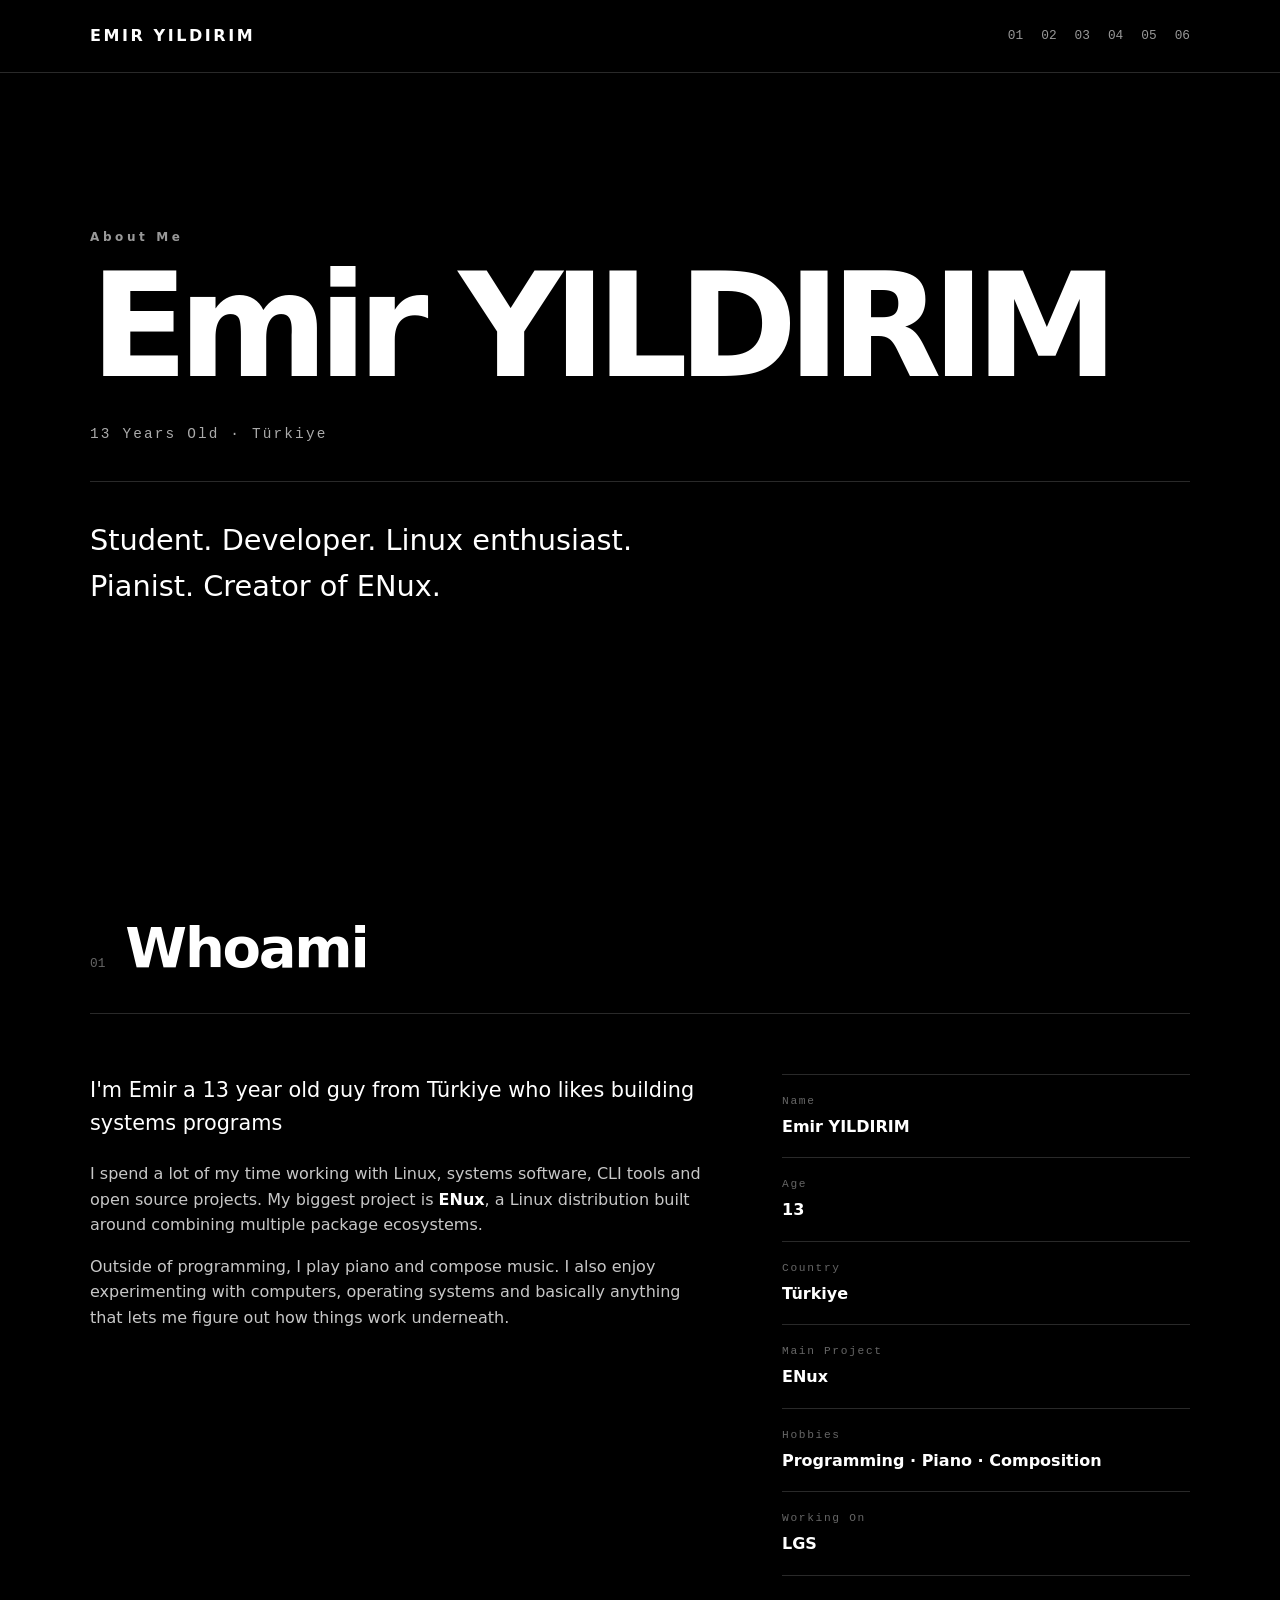
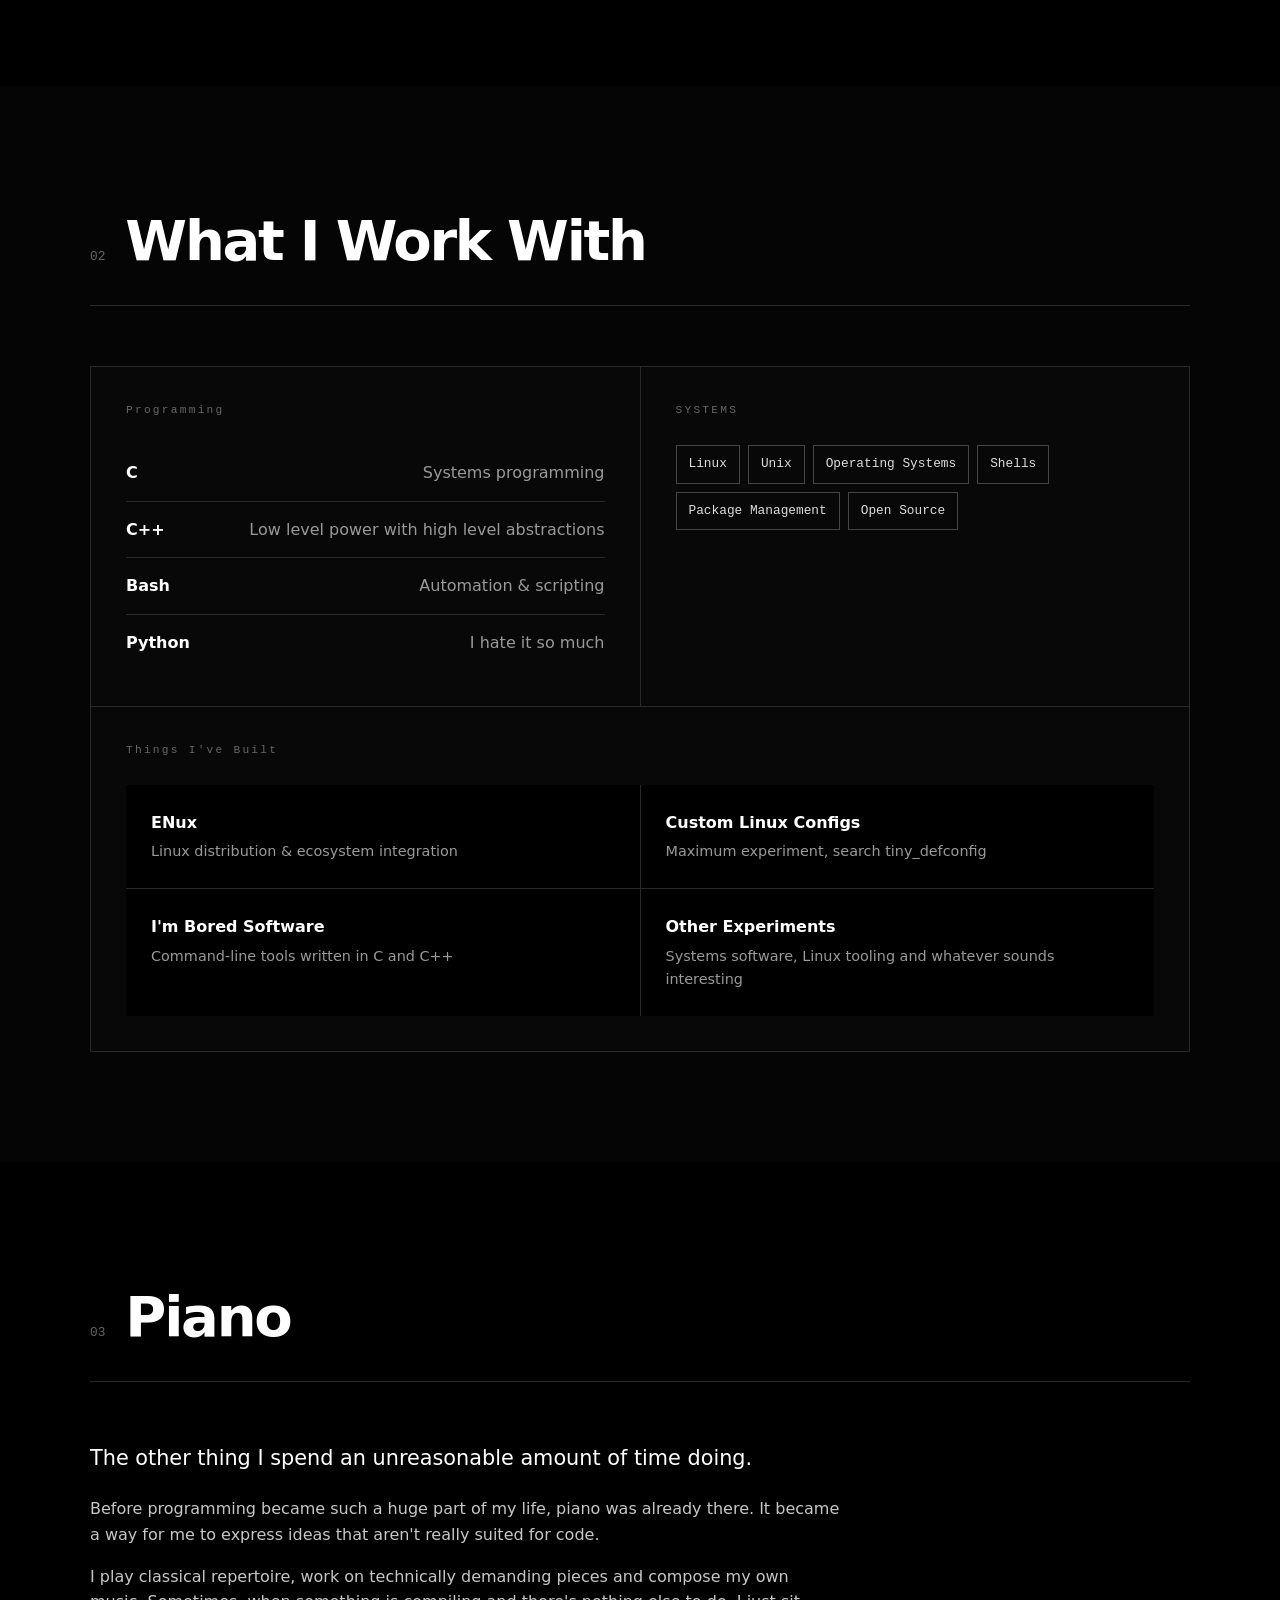
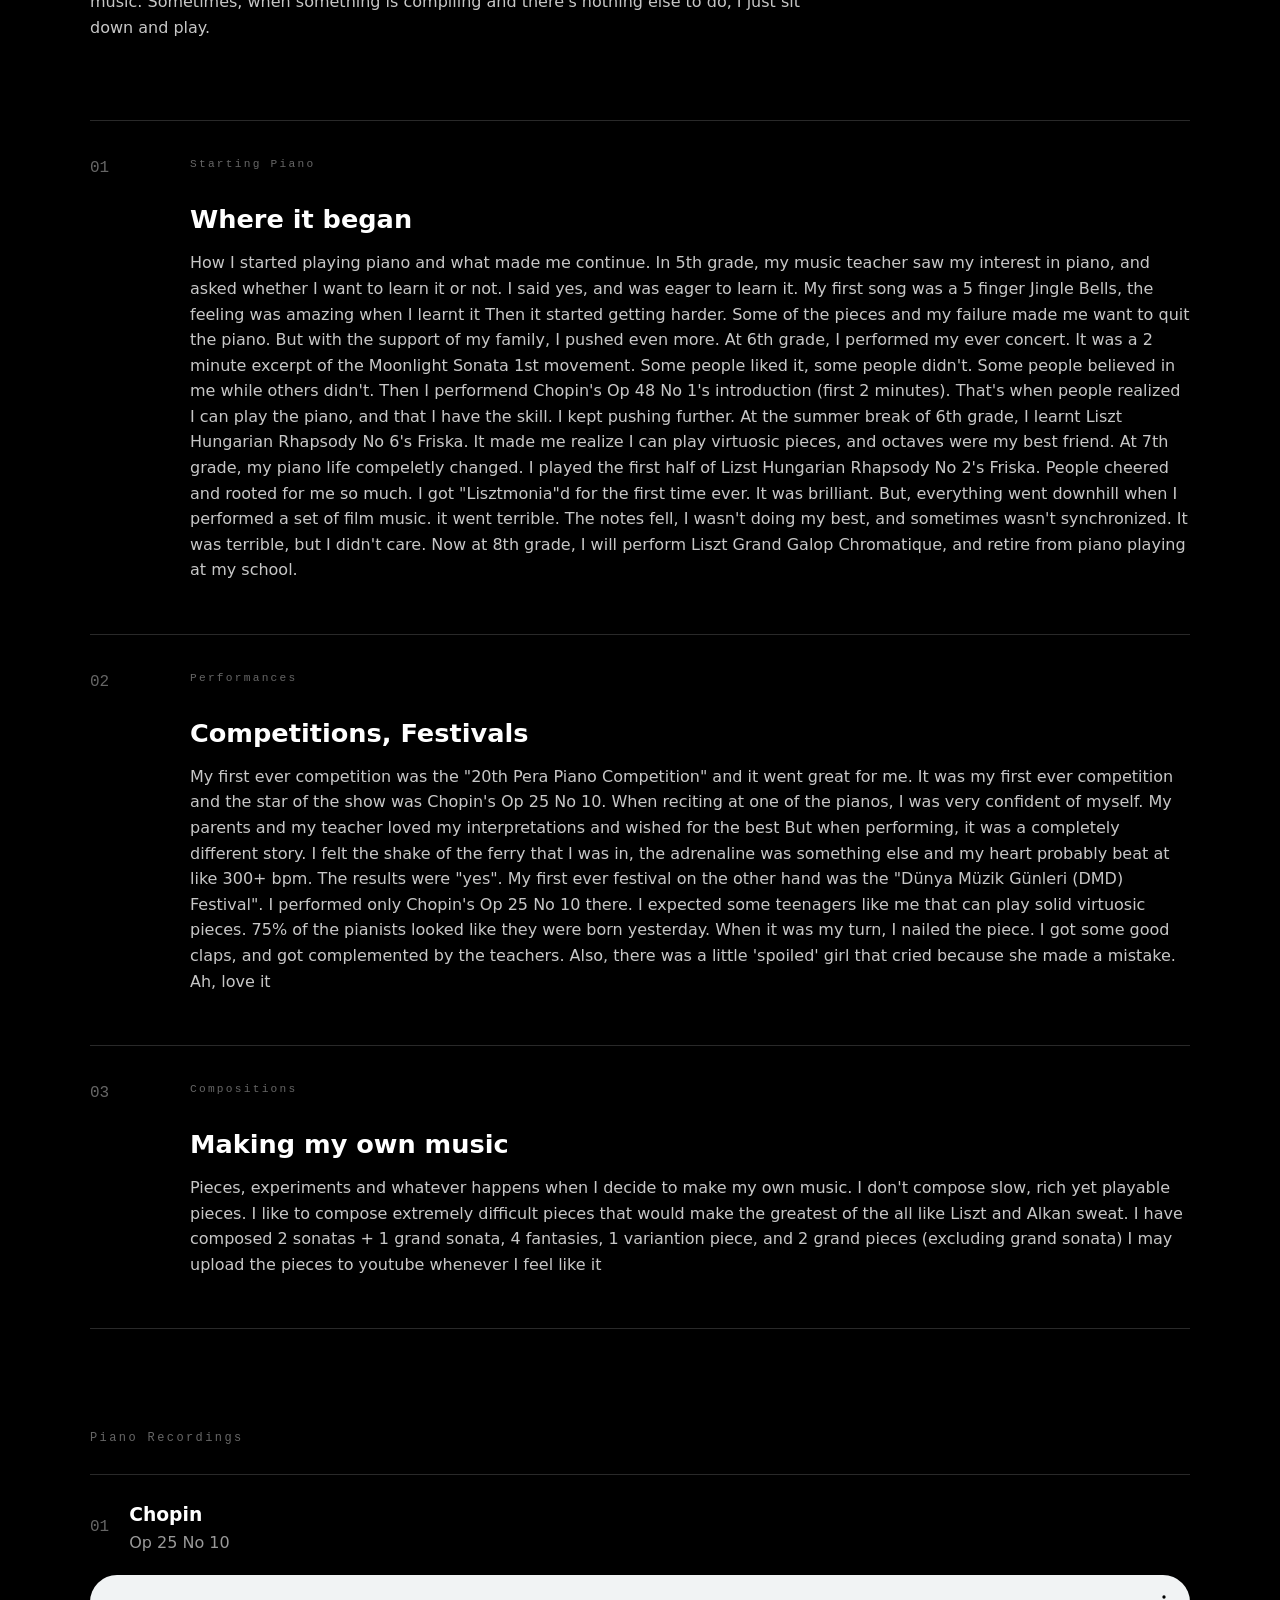
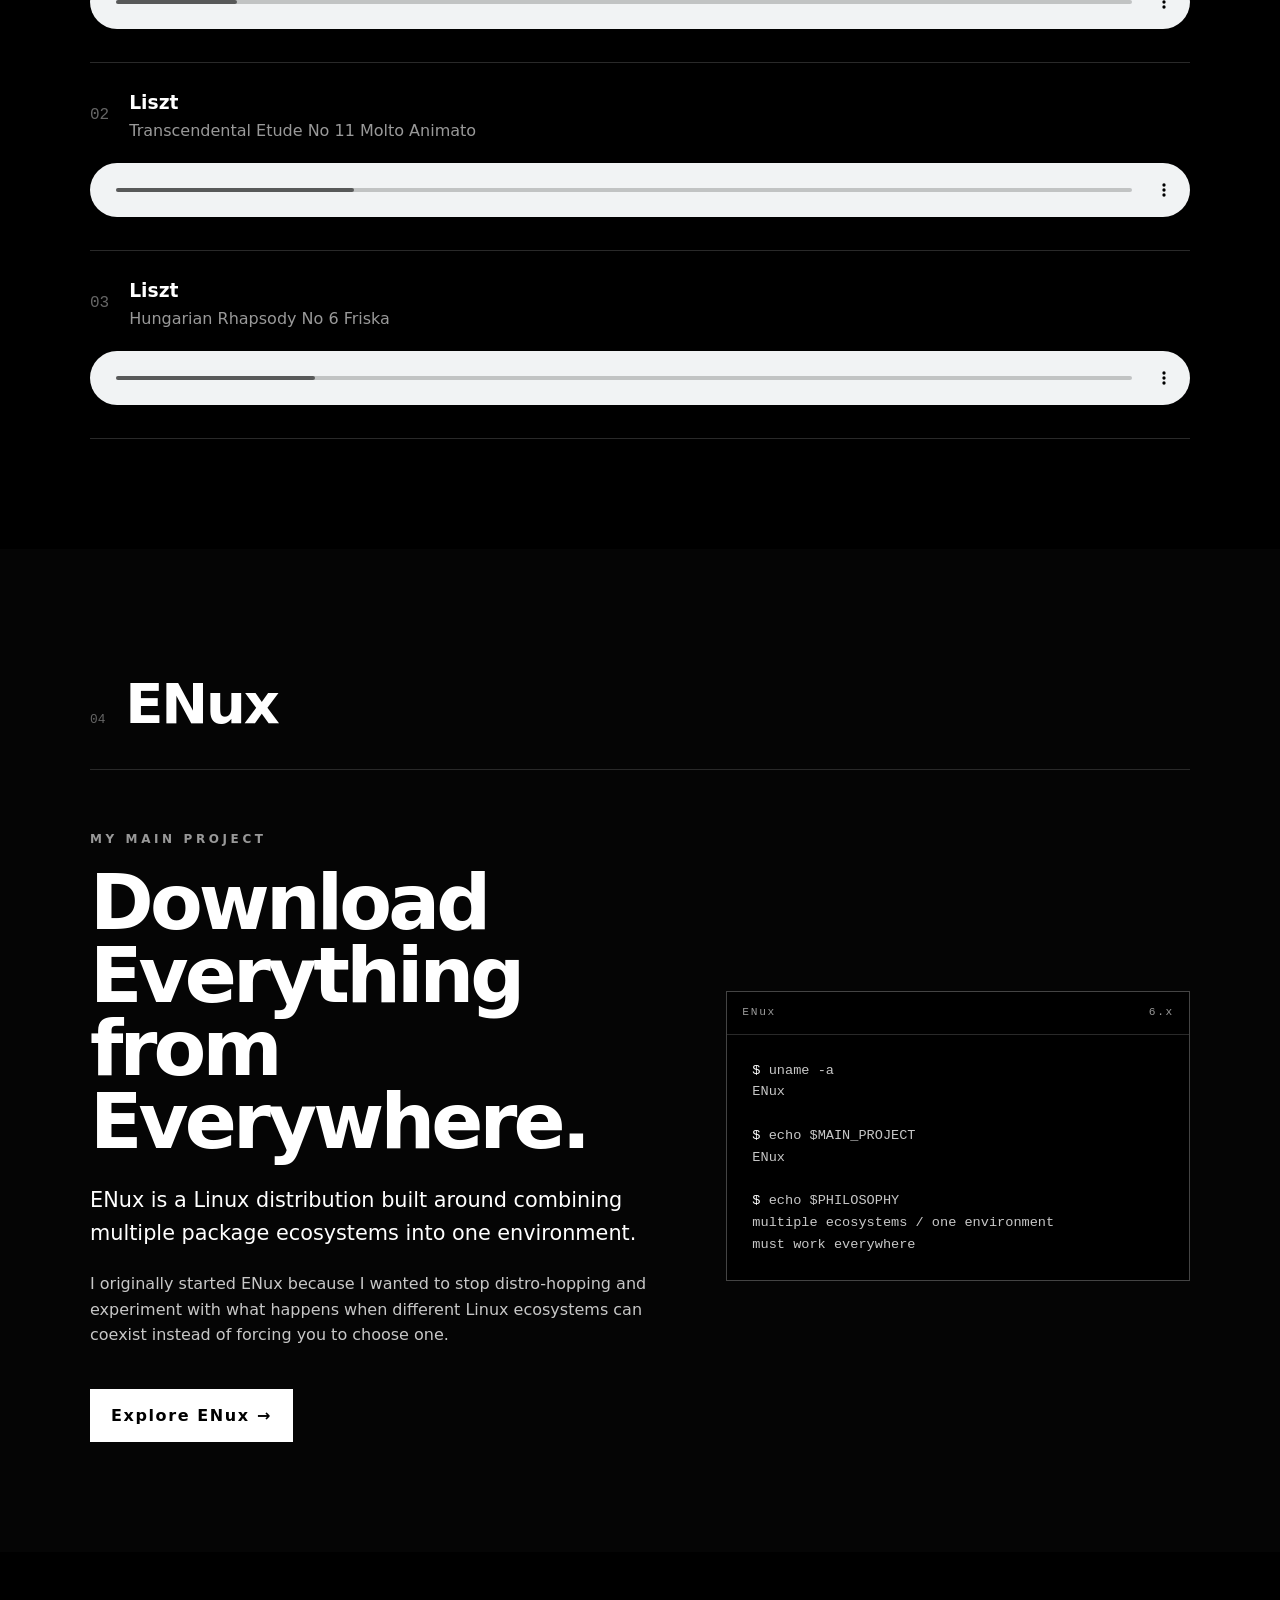
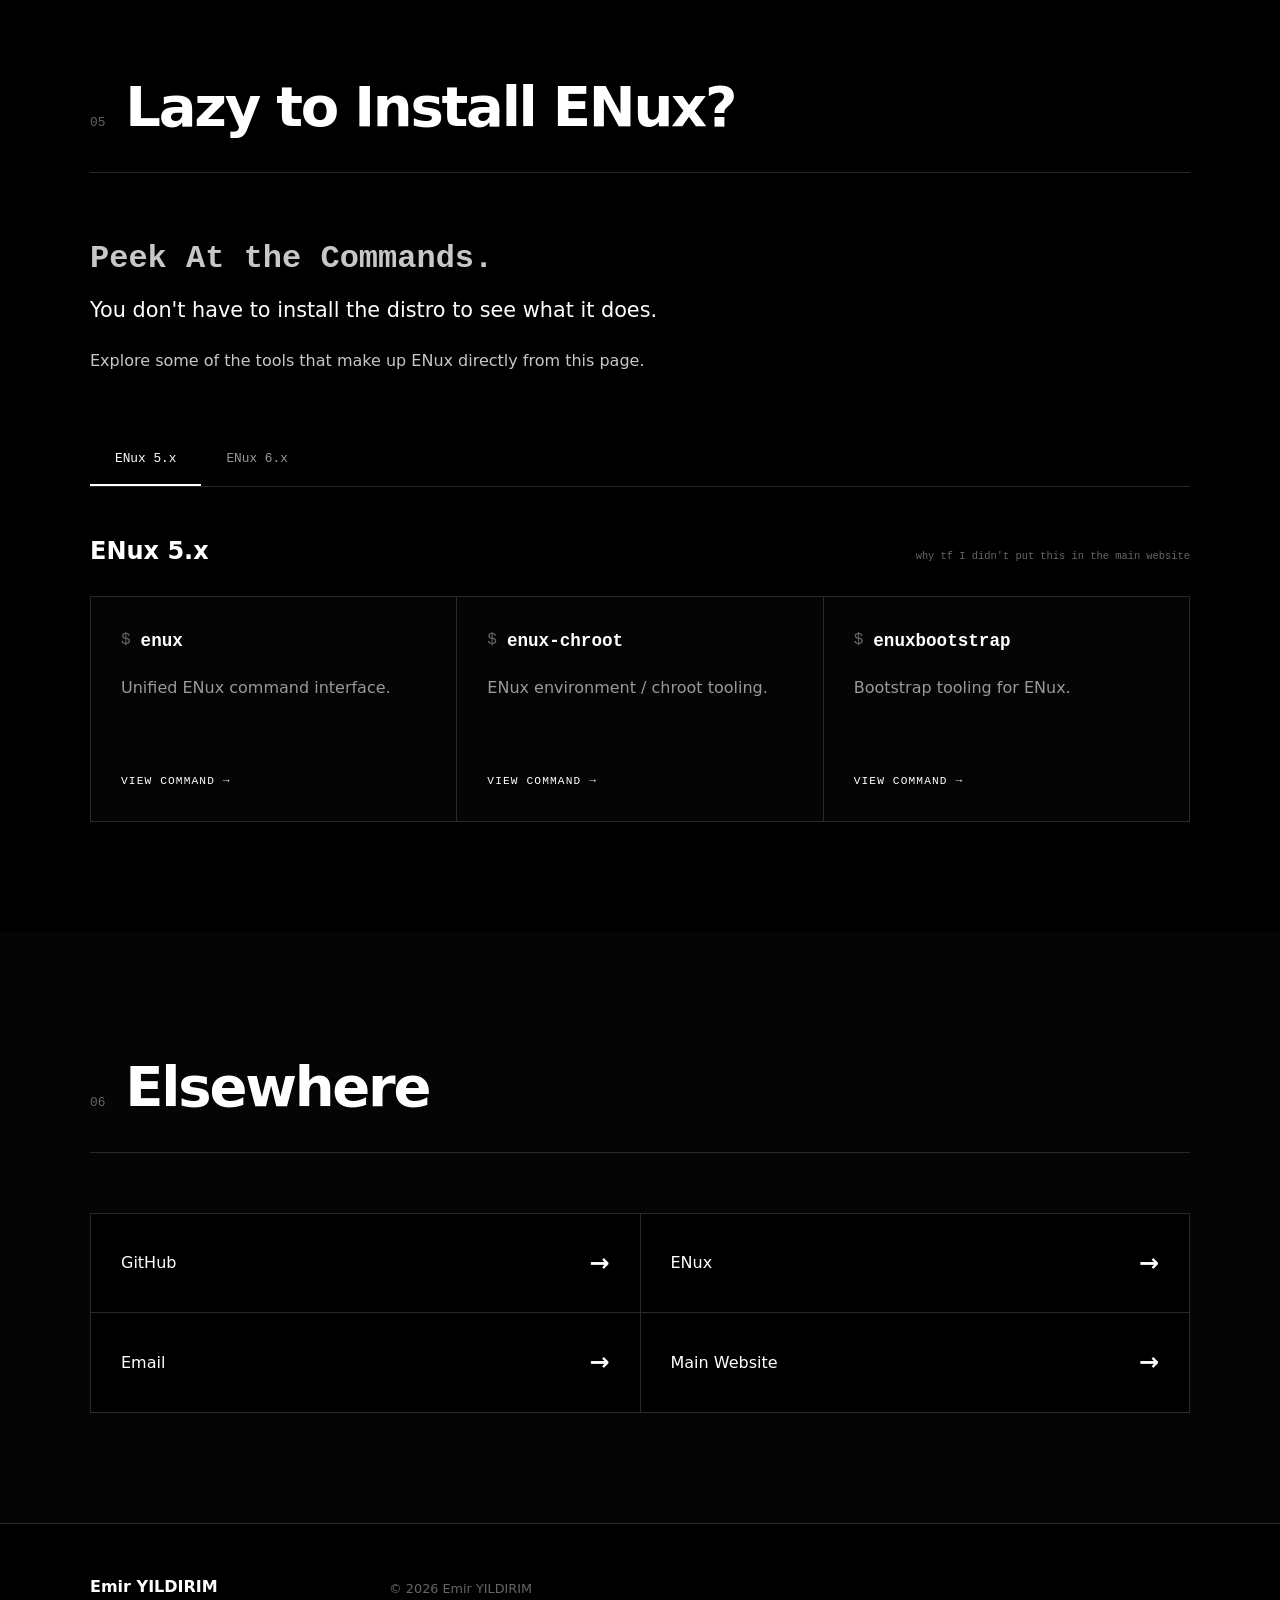
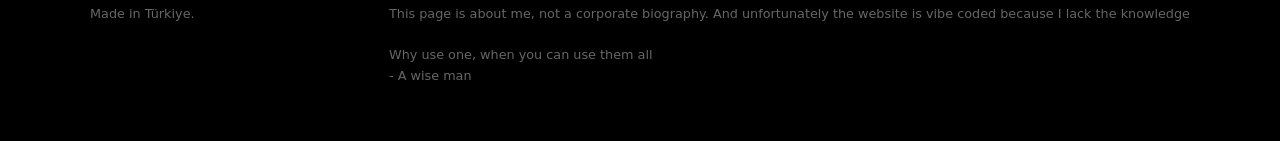
<file: about-me/index.html>
<!-- Yes you nerds looking at the source code, I vibe-coded this website because I don't know how to write html/css/js and don't have the time to learn it, because of "LGS"-->

<!DOCTYPE html>
<html lang="en">
<head>
    <meta charset="UTF-8">
    <meta name="viewport" content="width=device-width, initial-scale=1.0">

    <title>Emir YILDIRIM — About</title>
    <meta
        name="description"
        content="About Emir YILDIRIM — developer, Linux enthusiast, ENux creator, pianist and student."
    >

    <link rel="stylesheet" href="style.css">
</head>

<body>

    <header class="site-header">
        <div class="container header-inner">

            <a href="https://emirpasha.com" class="site-logo">
                EMIR YILDIRIM
            </a>

            <nav class="site-nav">
                <a href="#about">01</a>
                <a href="#skills">02</a>
                <a href="#piano">03</a>
                <a href="#enux">04</a>
                <a href="#commands">05</a>
                <a href="#links">06</a>
            </nav>

        </div>
    </header>


    <main>

        <!-- =====================================================
             HERO
        ====================================================== -->

        <section class="hero">
            <div class="container">

                <p class="eyebrow">About Me</p>

                <h1>
                    Emir YILDIRIM
                </h1>

                <p class="hero-meta">
                    13 Years Old · Türkiye
                </p>

                <div class="hero-line"></div>

                <p class="hero-intro">
                    Student. Developer. Linux enthusiast.
                    Pianist. Creator of ENux.
                </p>

            </div>
        </section>


        <!-- =====================================================
             01 — ABOUT
        ====================================================== -->

        <section id="about" class="section">
            <div class="container">

                <div class="section-heading">
                    <span class="section-number">01</span>
                    <h2>Whoami</h2>
                </div>

                <div class="about-grid">

                    <div class="about-main">

                        <p class="lead">
                            I'm Emir a 13 year old guy from Türkiye who likes building
                            systems programs
                        </p>

                        <p>
                            I spend a lot of my time working with Linux,
                            systems software, CLI tools and open source
                            projects. My biggest project is
                            <strong>ENux</strong>, a Linux distribution built
                            around combining multiple package ecosystems.
                        </p>

                        <p>
                            Outside of programming, I play piano and compose
                            music. I also enjoy experimenting with computers,
                            operating systems and basically anything that lets
                            me figure out how things work underneath.
                        </p>

                    </div>

                    <aside class="info-block">

                        <div class="info-row">
                            <span>Name</span>
                            <strong>Emir YILDIRIM</strong>
                        </div>

                        <div class="info-row">
                            <span>Age</span>
                            <strong>13</strong>
                        </div>

                        <div class="info-row">
                            <span>Country</span>
                            <strong>Türkiye</strong>
                        </div>

                        <div class="info-row">
                            <span>Main Project</span>
                            <strong>ENux</strong>
                        </div>

                        <div class="info-row">
                            <span>Hobbies</span>
                            <strong>Programming · Piano · Composition</strong>
                        </div>
                        
                        <div class="info-row">
                            <span>Working On</span>
                            <strong>LGS</strong>
                        </div>

                    </aside>

                </div>

            </div>
        </section>


        <!-- =====================================================
             02 — SKILLS
        ====================================================== -->

        <section id="skills" class="section section-dark">
            <div class="container">

                <div class="section-heading">
                    <span class="section-number">02</span>
                    <h2>What I Work With</h2>
                </div>

                <div class="skills-grid">

                    <!-- Programming -->
                    <article class="skill-block">

                        <p class="block-label">Programming</p>

                        <ul class="skill-list">
                            <li>
                                <strong>C</strong>
                                <span>Systems programming</span>
                            </li>

                            <li>
                                <strong>C++</strong>
                                <span>Low level power with high level abstractions</span>
                            </li>

                            <li>
                                <strong>Bash</strong>
                                <span>Automation & scripting</span>
                            </li>

                            <li>
                                <strong>Python</strong>
                                <span>I hate it so much</span>
                            </li>
                        </ul>

                    </article>


                    <!-- Systems -->
                    <article class="skill-block">

                        <p class="block-label">SYSTEMS</p>

                        <ul class="tag-list">
                            <li>Linux</li>
                            <li>Unix</li>
                            <li>Operating Systems</li>
                            <li>Shells</li>
                            <li>Package Management</li>
                            <li>Open Source</li>
                        </ul>

                    </article>


                    <!-- Projects -->
                    <article class="skill-block skill-wide">

                        <p class="block-label">Things I've Built</p>

                        <div class="project-list">

                            <div class="project-item">
                                <strong>ENux</strong>
                                <span>
                                    Linux distribution & ecosystem integration
                                </span>
                            </div>

                            <div class="project-item">
                                <strong>Custom Linux Configs</strong>
                                <span>
                                    Maximum experiment, search tiny_defconfig
                                </span>
                            </div>

                            <div class="project-item">
                                <strong>I'm Bored Software</strong>
                                <span>
                                    Command-line tools written in C and C++
                                </span>
                            </div>

                            <div class="project-item">
                                <strong>Other Experiments</strong>
                                <span>
                                    Systems software, Linux tooling and whatever
                                    sounds interesting
                                </span>
                            </div>

                        </div>

                    </article>

                </div>

            </div>
        </section>


        <!-- =====================================================
             03 — PIANO
        ====================================================== -->

        <section id="piano" class="section">
            <div class="container">

                <div class="section-heading">
                    <span class="section-number">03</span>
                    <h2>Piano</h2>
                </div>

                <div class="piano-intro">

                    <p class="lead">
                        The other thing I spend an unreasonable amount of
                        time doing.
                    </p>

                    <p>
                        Before programming became such a huge part of my life,
                        piano was already there. It became a way for me to
                        express ideas that aren't really suited for code.
                    </p>

                    <p>
                        I play classical repertoire, work on technically
                        demanding pieces and compose my own music. Sometimes,
                        when something is compiling and there's nothing else
                        to do, I just sit down and play.
                    </p>

                </div>


                <!-- Piano timeline -->

                <div class="timeline">

                    <div class="timeline-item">
                        <span class="timeline-marker">01</span>

                        <div>
                            <p class="block-label">Starting Piano</p>

                            <h3>Where it began</h3>

                            <p>
                                <!-- TODO: Write the actual story here -->
                                How I started playing piano and what made
                                me continue.

                                In 5th grade, my music teacher saw my interest in piano, and asked whether I want to learn it or not.
                                I said yes, and was eager to learn it.

                                My first song was a 5 finger Jingle Bells, the feeling was amazing when I learnt it

                                Then it started getting harder. Some of the pieces and my failure made me want to quit the piano.

                                But with the support of my family, I pushed even more.

                                At 6th grade, I performed my ever concert. It was a 2 minute excerpt of the Moonlight Sonata 1st movement.
                                Some people liked it, some people didn't. Some people believed in me while others didn't.

                                Then I performend Chopin's Op 48 No 1's introduction (first 2 minutes). That's when people realized I can play
                                the piano, and that I have the skill. I kept pushing further.

                                At the summer break of 6th grade, I learnt Liszt Hungarian Rhapsody No 6's Friska. It made me realize I can
                                play virtuosic pieces, and octaves were my best friend.

                                At 7th grade, my piano life compeletly changed. I played the first half of Lizst Hungarian Rhapsody No 2's Friska.
                                People cheered and rooted for me so much. I got "Lisztmonia"d for the first time ever. It was brilliant.

                                But, everything went downhill when I performed a set of film music. it went terrible. The notes fell, I wasn't
                                doing my best, and sometimes wasn't synchronized. It was terrible, but I didn't care.

                                Now at 8th grade, I will perform Liszt Grand Galop Chromatique, and retire from piano playing at my school.
                                
                            </p>
                        </div>
                    </div>


                    <div class="timeline-item">
                        <span class="timeline-marker">02</span>

                        <div>
                            <p class="block-label">Performances</p>

                            <h3>Competitions, Festivals</h3>

                            <p>
                                My first ever competition was the "20th Pera Piano Competition" and it went great for me. 
                                It was my first ever competition and the star of the show was Chopin's Op 25 No 10.

                                When reciting at one of the pianos, I was very confident of myself. My parents and my teacher loved my interpretations and wished for the best

                                But when performing, it was a completely different story. I felt the shake of the ferry that I was in, the adrenaline was something else
                                and my heart probably beat at like 300+ bpm. The results were "yes".

                                My first ever festival on the other hand was the "Dünya Müzik Günleri (DMD) Festival". I performed only Chopin's Op 25 No 10 there.
                                I expected some teenagers like me that can play solid virtuosic pieces. 75% of the pianists looked like they were born yesterday.

                                When it was my turn, I nailed the piece. I got some good claps, and got complemented by the teachers.
                                Also, there was a little 'spoiled' girl that cried because she made a mistake. Ah, love it 
                            </p>
                        </div>
                    </div>


                    <div class="timeline-item">
                        <span class="timeline-marker">03</span>

                        <div>
                            <p class="block-label">Compositions</p>

                            <h3>Making my own music</h3>

                            <p>
                                <!-- TODO: Add composition details -->
                                Pieces, experiments and whatever happens
                                when I decide to make my own music.

                                I don't compose slow, rich yet playable pieces. I like to compose extremely difficult pieces that would make the greatest of the all like Liszt and Alkan sweat.

                                I have composed 2 sonatas + 1 grand sonata, 4 fantasies, 1 variantion piece, and 2 grand pieces (excluding grand sonata)

                                I may upload the pieces to youtube whenever I feel like it
                            </p>
                        </div>
                    </div>

                </div>


                <!-- Recordings -->

                <div class="media-section">

                    <div class="subheading">
                        <span>Piano Recordings</span>
                    </div>

                    <div class="recordings">

                        <!-- TODO: Replace with actual recordings -->

                        <article class="recording">
                            <div class="recording-info">
                                <span class="recording-number">01</span>

                                <div>
                                    <h3>Chopin</h3>
                                    <p>Op 25 No 10</p>
                                </div>
                            </div>

                            <audio controls>
                                <source src="op25no10.mp3" type="audio/mpeg">
                                Your browser does not support audio playback.
                            </audio>
                        </article>


                        <article class="recording">
                            <div class="recording-info">
                                <span class="recording-number">02</span>

                                <div>
                                    <h3>Liszt</h3>
                                    <p>Transcendental Etude No 11 Molto Animato</p>
                                </div>
                            </div>

                            <audio controls>
                                <source src="te11.mp3" type="audio/mpeg">
                                Your browser does not support audio playback.
                            </audio>
                        </article>


                        <article class="recording">
                            <div class="recording-info">
                                <span class="recording-number">03</span>

                                <div>
                                    <h3>Liszt</h3>
                                    <p>Hungarian Rhapsody No 6 Friska</p>
                                </div>
                            </div>

                            <audio controls>
                                <source src="hr6.mp3" type="audio/mpeg">
                                Your browser does not support audio playback.
                            </audio>
                        </article>

                    </div>

                </div>

            </div>
        </section>


        <!-- =====================================================
             04 — ENUX
        ====================================================== -->

        <section id="enux" class="section section-dark">
            <div class="container">

                <div class="section-heading">
                    <span class="section-number">04</span>
                    <h2>ENux</h2>
                </div>

                <div class="enux-grid">

                    <div>

                        <p class="eyebrow">MY MAIN PROJECT</p>

                        <h2 class="enux-title">
                            Download Everything
                            from Everywhere.
                        </h2>

                        <p class="lead">
                            ENux is a Linux distribution built around
                            combining multiple package ecosystems into
                            one environment.
                        </p>

                        <p>
                            I originally started ENux because I wanted to
                            stop distro-hopping and experiment with what
                            happens when different Linux ecosystems can
                            coexist instead of forcing you to choose one.
                        </p>

                        <a
                            href="https://github.com/ENux-Distro/ENux"
                            class="button"
                            target="_blank"
                            rel="noopener"
                        >
                            Explore ENux →
                        </a>

                    </div>


                    <div class="terminal">

                        <div class="terminal-header">
                            <span>ENux</span>
                            <span>6.x</span>
                        </div>

                        <div class="terminal-body">
                            <p><span class="prompt">$</span> uname -a</p>
                            <p>ENux</p>

                            <br>

                            <p><span class="prompt">$</span> echo $MAIN_PROJECT</p>
                            <p>ENux</p>

                            <br>

                            <p><span class="prompt">$</span> echo $PHILOSOPHY</p>
                            <p>multiple ecosystems / one environment</p>
                            <p>must work everywhere</p>
                        </div>

                    </div>

                </div>

            </div>
        </section>

        <section id="commands" class="section">
            <div class="container">

                <div class="section-heading">
                    <span class="section-number">05</span>
                    <h2>Lazy to Install ENux?</h2>
                </div>

                <div class="commands-hero">

                    <p class="command-kicker">
                        Peek At the Commands.
                    </p>

                    <p class="lead">
                        You don't have to install the distro to see
                        what it does.
                    </p>

                    <p>
                        Explore some of the tools that make up ENux
                        directly from this page.
                    </p>

                </div>


                <!-- Version selector -->

                <div class="version-selector">

                    <button class="version-button active" data-version="5">
                        ENux 5.x
                    </button>

                    <button class="version-button" data-version="6">
                        ENux 6.x
                    </button>

                </div>


                <!-- =================================================
                     ENux 5.x
                ================================================== -->

                <div class="command-version active" data-version-content="5">

                    <div class="version-heading">
                        <span>ENux 5.x</span>
                        <small>why tf I didn't put this in the main website</small>
                    </div>


                    <div class="command-grid">

                        <article class="command-card">

                            <div class="command-header">
                                <span class="command-prefix">$</span>
                                <h3>enux</h3>
                            </div>

                            <p>
                                <!-- TODO: Add actual description -->
                                Unified ENux command interface.
                            </p>

                            <button class="command-expand">
                                VIEW COMMAND →
                            </button>

                            <div class="command-output">
                                <pre><code>$ enux --about

ENux Package Manager
Simple Commands:
install - Installs your desired package
remove - Removes your desired package
update - Updates the system
upgrade - Upgrades the system
search - Searches your desired package

                             ENux Package Manager has super-crow powers
                             </code></pre>
                            </div>

                        </article>


                        <article class="command-card">

                            <div class="command-header">
                                <span class="command-prefix">$</span>
                                <h3>enux-chroot</h3>
                            </div>

                            <p>
                                <!-- TODO -->
                                ENux environment / chroot tooling.
                            </p>

                            <button class="command-expand">
                                VIEW COMMAND →
                            </button>

                            <div class="command-output">
                                <pre><code>$ enux-chroot
Usage: enuxbootstrap /path/to/target
</code></pre>
                            </div>

                        </article>


                        <article class="command-card">

                            <div class="command-header">
                                <span class="command-prefix">$</span>
                                <h3>enuxbootstrap</h3>
                            </div>

                            <p>
                                <!-- TODO -->
                                Bootstrap tooling for ENux.
                            </p>

                            <button class="command-expand">
                                VIEW COMMAND →
                            </button>

                            <div class="command-output">
                                <pre><code>$ enuxbootstrap
Usage: enuxbootstrap /path/to/target
</code></pre>
                            </div>

                        </article>

                    </div>

                </div>

                <div class="command-version" data-version-content="6">

                    <div class="version-heading">
                        <span>ENux 6.x</span>
                        <small>why tf I didn't put this in the main website</small>
                    </div>


                    <div class="command-grid">

                        <article class="command-card">

                            <div class="command-header">
                                <span class="command-prefix">$</span>
                                <h3>enux</h3>
                            </div>

                            <p>
                                <!-- TODO -->
                                ENux 6.x system management tool
                            </p>

                            <button class="command-expand">
                                VIEW COMMAND →
                            </button>

                            <div class="command-output">
                                <pre><code>$ enux --help

usage: enux install name [url-or-tarball-path]
       enux remove name
       enux list
       enux show name
       enux set-exec-order name [name...]
       enux exec command [args...]
       enux which command [command...]
       enux cross
       enux configure name
       
                                   </code></pre>
                            </div>

                        </article>


                        <article class="command-card">

                            <div class="command-header">
                                <span class="command-prefix">$</span>
                                <h3>pmm</h3>
                            </div>

                            <p>
                                Package manager manager for ENux 6.x.
                            </p>

                            <button class="command-expand">
                                VIEW COMMAND →
                            </button>

                            <div class="command-output">
                                <pre><code>$ pmm --help

usage: pmm operation [layer:name] [packages...]

operations: install remove update upgrade search list clean
</code></pre>
                            </div>

                        </article>


                        <article class="command-card">

                            <div class="command-header">
                                <span class="command-prefix">$</span>
                                <h3>layer</h3>
                            </div>

                            <p>
                                Layer management tool for ENux 6.x
                            </p>

                            <button class="command-expand">
                                VIEW COMMAND →
                            </button>

                            <div class="command-output">
                                <pre><code>$ layer --help

usage: layer enable name
       layer disable name
       layer enter [--global] [--user|--gui] name [command [args...]]
       layer list
       </code></pre>
                            </div>

                        </article>

                    </div>

                </div>

            </div>
        </section>


        <section id="links" class="section section-dark">
            <div class="container">

                <div class="section-heading">
                    <span class="section-number">06</span>
                    <h2>Elsewhere</h2>
                </div>

                <div class="links-grid">

                    <a
                        href="https://github.com/ENux-Distro"
                        class="link-card"
                        target="_blank"
                        rel="noopener"
                    >
                        <span>GitHub</span>
                        <strong>→</strong>
                    </a>

                    <a
                        href="https://github.com/ENux-Distro/ENux"
                        class="link-card"
                        target="_blank"
                        rel="noopener"
                    >
                        <span>ENux</span>
                        <strong>→</strong>
                    </a>

                    <a
                        href="mailto:enux@emirpasha.com"
                        class="link-card"
                    >
                        <span>Email</span>
                        <strong>→</strong>
                    </a>

                    <a
                        href="https://emirpasha.com"
                        class="link-card"
                    >
                        <span>Main Website</span>
                        <strong>→</strong>
                    </a>

                </div>

            </div>
        </section>

    </main>

    <footer class="site-footer">

        <div class="container footer-inner">

            <div>
                <strong>Emir YILDIRIM</strong>
                <p>Made in Türkiye.</p>
            </div>

            <div>
                <p>© 2026 Emir YILDIRIM</p>
                <p>
                    This page is about me, not a corporate biography.
                    And unfortunately the website is vibe coded because I lack the knowledge
                    </br>
                    </br>
                    Why use one, when you can use them all
                                                                        </br>
                                                                        - A wise man
                </p>
            </div>

        </div>

    </footer>


    <script src="script.js"></script>

</body>
</html>
</file>
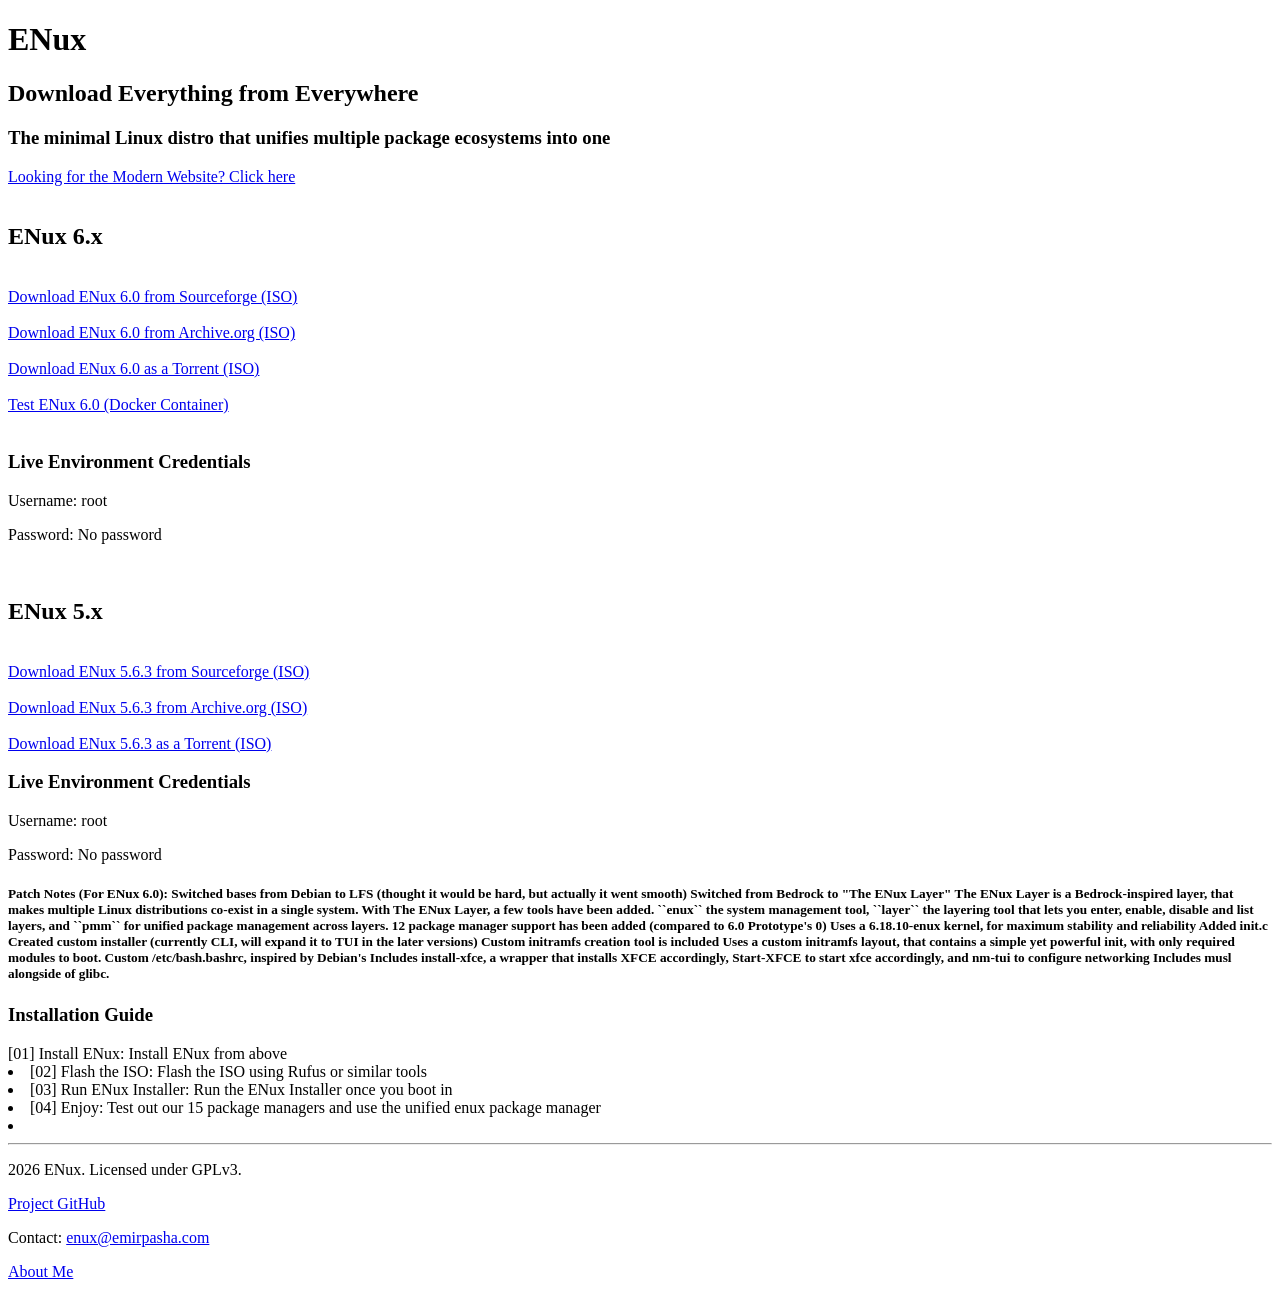
<file: legacy.html>
<!DOCTYPE html>

<html>

<head>
    <title>ENux - Download Everything from Everywhere</title>
</head>

<body>

    <h1 class="text-3xl font-bold">ENux</h1>
    <h2 class="text-xl">Download Everything from Everywhere</h2>
    <h3>The minimal Linux distro that unifies multiple package ecosystems into one</h3>

    <h10><a href="https://extras.emirpasha.com/index.html">Looking for the Modern Website? Click here</a><h10><br><br>
    
    <h2>ENux 6.x</h2>
    <a href="https://sourceforge.net/projects/enux/files/ENux-6.0/ENux-6.0.iso/download"><br>
        Download ENux 6.0 from Sourceforge (ISO)
    </a>
    <a href="https://archive.org/download/ENux-6.0/ENux-6.0.iso"><br><br>
        Download ENux 6.0 from Archive.org (ISO)
    </a>
    <a href="https://archive.org/download/ENux-6.0/ENux-6.0_archive.torrent"><br><br>
        Download ENux 6.0 as a Torrent (ISO) 
    </a>
    <a href="https://github.com/ENux-Distro/ENux/pkgs/container/enux-6.x-showcase"><br><br>
        Test ENux 6.0 (Docker Container)
    </a><br><br>

    <h3>Live Environment Credentials</h3>
    <p>Username: root</p>
    <p>Password: No password</p><br>

    <h2>ENux 5.x</h2>
    <a href="https://sourceforge.net/projects/enux/files/ENux-5.6.3/ENux-5.6.3.iso/download"><br>
        Download ENux 5.6.3 from Sourceforge (ISO)
    </a>
    <a href="https://archive.org/download/ENux-5.6.3/ENux-5.6.3.iso"><br><br>
        Download ENux 5.6.3 from Archive.org (ISO)
    </a>
    <a href="https://archive.org/download/ENux-5.6.3/ENux-5.6.3_archive.torrent"><br><br>
        Download ENux 5.6.3 as a Torrent (ISO) 
    </a>


    <h3>Live Environment Credentials</h3>
    <p>Username: root</p>
    <p>Password: No password</p>


    <h5>Patch Notes (For ENux 6.0): Switched bases from Debian to LFS (thought it would be hard, but actually it went smooth) Switched from Bedrock to "The ENux Layer" The ENux Layer is a Bedrock-inspired layer, that makes multiple Linux distributions co-exist in a single system. With The ENux Layer, a few tools have been added. ``enux`` the system management tool, ``layer`` the layering tool that lets you enter, enable, disable and list layers, and ``pmm`` for unified package management across layers. 12 package manager support has been added (compared to 6.0 Prototype's 0) Uses a 6.18.10-enux kernel, for maximum stability and reliability Added init.c Created custom installer (currently CLI, will expand it to TUI in the later versions) Custom initramfs creation tool is included Uses a custom initramfs layout, that contains a simple yet powerful init, with only required modules to boot. Custom /etc/bash.bashrc, inspired by Debian's Includes install-xfce, a wrapper that installs XFCE accordingly, Start-XFCE to start xfce accordingly, and nm-tui to configure networking Includes musl alongside of glibc.</h5>

    <h3 class="text-3xl font-bold">Installation Guide</h3>
    <h7>[01] Install ENux: Install ENux from above<h7><li>
    <h8>[02] Flash the ISO: Flash the ISO using Rufus or similar tools<h8><li>
    <h9>[03] Run ENux Installer: Run the ENux Installer once you boot in<h9><li>
    <h10>[04] Enjoy: Test out our 15 package managers and use the unified enux package manager<h10><li>

<footer>
    <hr>
    <p>2026 ENux. Licensed under GPLv3.</p>
    <p>
        <a href="https://github.com/ENux-Distro/ENux">Project GitHub</a>
    </p>
    <p>
        Contact:
        <a href="mailto:enux@emirpasha.com">enux@emirpasha.com</a>
    </p>
    <p>
        <a href="https://emirpasha.com/about-me/index.html">About Me</a>
    </p>
</footer>
    </body>
</html>
</file>
<file: about-me/style.css>
/* =============================================================
   RESET
============================================================= */

* {
    box-sizing: border-box;
}

html {
    scroll-behavior: smooth;
}

body {
    margin: 0;
    background: #000;
    color: #fff;
    font-family:
        Inter,
        system-ui,
        -apple-system,
        BlinkMacSystemFont,
        "Segoe UI",
        sans-serif;
    line-height: 1.6;
}

a {
    color: inherit;
}

button {
    font: inherit;
}


/* =============================================================
   GLOBAL
============================================================= */

:root {
    --background: #000;
    --foreground: #fff;
    --muted: #999;
    --subtle: #666;
    --border: #292929;
    --border-light: #444;
    --panel: #080808;

    --max-width: 1100px;
}

.container {
    width: min(
        calc(100% - 40px),
        var(--max-width)
    );

    margin-inline: auto;
}

.section {
    padding: 110px 0;
}

.section-dark {
    background: #050505;
}

p {
    color: #c7c7c7;
    margin-top: 0;
}

.lead {
    color: #fff;
    font-size: 1.3rem;
    line-height: 1.6;
}

strong {
    color: #fff;
}


/* =============================================================
   HEADER
============================================================= */

.site-header {
    position: sticky;
    top: 0;
    z-index: 100;

    border-bottom: 1px solid var(--border);

    background: rgba(0, 0, 0, 0.92);
    backdrop-filter: blur(10px);
}

.header-inner {
    min-height: 72px;

    display: flex;
    align-items: center;
    justify-content: space-between;
    gap: 30px;
}

.site-logo {
    text-decoration: none;

    font-weight: 800;
    letter-spacing: 0.16em;
}

.site-nav {
    display: flex;
    gap: 18px;
}

.site-nav a {
    color: var(--muted);
    text-decoration: none;

    font-family:
        ui-monospace,
        SFMono-Regular,
        Menlo,
        Monaco,
        Consolas,
        monospace;

    font-size: 0.8rem;
}

.site-nav a:hover {
    color: #fff;
}


/* =============================================================
   HERO
============================================================= */

.hero {
    min-height: 80vh;

    display: flex;
    align-items: center;

    padding: 120px 0;
}

.eyebrow {
    margin-bottom: 18px;

    color: var(--muted);

    font-size: 0.75rem;
    font-weight: 700;
    letter-spacing: 0.3em;
}

.hero h1 {
    margin: 0;

    font-size: clamp(4rem, 13vw, 9rem);
    line-height: 0.85;
    letter-spacing: -0.07em;
    font-weight: 900;
}

.hero-meta {
    margin-top: 35px;

    color: #aaa;

    font-family:
        ui-monospace,
        SFMono-Regular,
        Menlo,
        Monaco,
        Consolas,
        monospace;

    letter-spacing: 0.15em;
    font-size: 0.9rem;
}

.hero-line {
    width: 100%;
    height: 1px;

    margin: 35px 0;
    background: var(--border);
}

.hero-intro {
    max-width: 600px;

    color: #fff;
    font-size: clamp(1.2rem, 3vw, 1.8rem);
}


/* =============================================================
   SECTION HEADINGS
============================================================= */

.section-heading {
    display: flex;
    align-items: baseline;
    gap: 20px;

    margin-bottom: 60px;

    border-bottom: 1px solid var(--border);
    padding-bottom: 20px;
}

.section-number {
    color: var(--subtle);

    font-family:
        ui-monospace,
        SFMono-Regular,
        Menlo,
        Monaco,
        Consolas,
        monospace;

    font-size: 0.8rem;
}

.section-heading h2 {
    margin: 0;

    font-size: clamp(2rem, 5vw, 3.5rem);
    letter-spacing: -0.04em;
}


/* =============================================================
   ABOUT
============================================================= */

.about-grid {
    display: grid;
    grid-template-columns: 1.5fr 1fr;
    gap: 80px;
}

.about-main p {
    max-width: 680px;
}

.info-block {
    border-top: 1px solid var(--border);
}

.info-row {
    display: flex;
    flex-direction: column;
    gap: 3px;

    padding: 18px 0;

    border-bottom: 1px solid var(--border);
}

.info-row span {
    color: var(--subtle);

    font-family:
        ui-monospace,
        SFMono-Regular,
        Menlo,
        Monaco,
        Consolas,
        monospace;

    font-size: 0.7rem;
    letter-spacing: 0.15em;
}


/* =============================================================
   SKILLS
============================================================= */

.skills-grid {
    display: grid;
    grid-template-columns: 1fr 1fr;
    gap: 1px;

    background: var(--border);
    border: 1px solid var(--border);
}

.skill-block {
    padding: 35px;

    background: var(--panel);
}

.skill-wide {
    grid-column: 1 / -1;
}

.block-label {
    margin-bottom: 25px;

    color: var(--subtle);

    font-family:
        ui-monospace,
        SFMono-Regular,
        Menlo,
        Monaco,
        Consolas,
        monospace;

    font-size: 0.7rem;
    letter-spacing: 0.2em;
}

.skill-list {
    padding: 0;
    margin: 0;

    list-style: none;
}

.skill-list li {
    display: flex;
    justify-content: space-between;
    gap: 20px;

    padding: 15px 0;

    border-bottom: 1px solid var(--border);
}

.skill-list li:last-child {
    border-bottom: 0;
}

.skill-list span {
    color: var(--muted);
    text-align: right;
}

.tag-list {
    display: flex;
    flex-wrap: wrap;
    gap: 8px;

    padding: 0;
    margin: 0;

    list-style: none;
}

.tag-list li {
    padding: 8px 12px;

    border: 1px solid var(--border-light);

    color: #ddd;

    font-family:
        ui-monospace,
        SFMono-Regular,
        Menlo,
        Monaco,
        Consolas,
        monospace;

    font-size: 0.8rem;
}

.project-list {
    display: grid;
    grid-template-columns: repeat(2, 1fr);
    gap: 1px;

    background: var(--border);
}

.project-item {
    display: flex;
    flex-direction: column;
    gap: 5px;

    padding: 25px;

    background: #000;
}

.project-item span {
    color: var(--muted);
    font-size: 0.9rem;
}


/* =============================================================
   PIANO
============================================================= */

.piano-intro {
    max-width: 750px;
    margin-bottom: 80px;
}

.timeline {
    border-top: 1px solid var(--border);
}

.timeline-item {
    display: grid;
    grid-template-columns: 70px 1fr;
    gap: 30px;

    padding: 35px 0;

    border-bottom: 1px solid var(--border);
}

.timeline-marker {
    color: var(--subtle);

    font-family:
        ui-monospace,
        SFMono-Regular,
        Menlo,
        Monaco,
        Consolas,
        monospace;
}

.timeline-item h3 {
    margin: 0 0 10px;

    font-size: 1.6rem;
}

.media-section {
    margin-top: 100px;
}

.subheading {
    margin-bottom: 25px;

    color: var(--subtle);

    font-family:
        ui-monospace,
        SFMono-Regular,
        Menlo,
        Monaco,
        Consolas,
        monospace;

    font-size: 0.75rem;
    letter-spacing: 0.2em;
}

.recordings {
    border-top: 1px solid var(--border);
}

.recording {
    padding: 25px 0;

    border-bottom: 1px solid var(--border);
}

.recording-info {
    display: flex;
    align-items: center;
    gap: 20px;

    margin-bottom: 20px;
}

.recording-number {
    color: var(--subtle);

    font-family:
        ui-monospace,
        SFMono-Regular,
        Menlo,
        Monaco,
        Consolas,
        monospace;
}

.recording h3 {
    margin: 0;
}

.recording p {
    margin: 0;
    color: var(--muted);
}

.recording audio {
    width: 100%;
}


/* =============================================================
   ENUX
============================================================= */

.enux-grid {
    display: grid;
    grid-template-columns: 1.2fr 1fr;
    gap: 80px;
    align-items: center;
}

.enux-title {
    max-width: 650px;

    margin: 0 0 25px;

    font-size: clamp(2.5rem, 6vw, 5rem);
    line-height: 0.95;
    letter-spacing: -0.05em;
}

.button {
    display: inline-block;

    margin-top: 25px;
    padding: 13px 20px;

    border: 1px solid #fff;

    background: #fff;
    color: #000;

    text-decoration: none;

    font-weight: 700;
    letter-spacing: 0.1em;
}

.button:hover {
    background: #000;
    color: #fff;
}


/* =============================================================
   TERMINAL
============================================================= */

.terminal {
    border: 1px solid var(--border-light);

    background: #000;

    font-family:
        ui-monospace,
        SFMono-Regular,
        Menlo,
        Monaco,
        Consolas,
        monospace;
}

.terminal-header {
    display: flex;
    justify-content: space-between;

    padding: 12px 15px;

    border-bottom: 1px solid var(--border);

    color: var(--muted);

    font-size: 0.7rem;
    letter-spacing: 0.15em;
}

.terminal-body {
    padding: 25px;

    color: #bbb;

    font-size: 0.85rem;
    overflow-x: auto;
}

.terminal-body p {
    margin: 0;

    font-family: inherit;
}

.prompt {
    color: #fff;
}


/* =============================================================
   COMMAND EXPLORER
============================================================= */

.commands-hero {
    max-width: 700px;
    margin-bottom: 60px;
}

.command-kicker {
    margin-bottom: 10px;

    font-family:
        ui-monospace,
        SFMono-Regular,
        Menlo,
        Monaco,
        Consolas,
        monospace;

    font-size: clamp(1.2rem, 3vw, 2rem);
    font-weight: 800;
}

.version-selector {
    display: flex;

    border-bottom: 1px solid var(--border);
    margin-bottom: 45px;
}

.version-button {
    padding: 15px 25px;

    border: 0;
    border-bottom: 2px solid transparent;

    background: transparent;
    color: var(--muted);

    cursor: pointer;

    font-family:
        ui-monospace,
        SFMono-Regular,
        Menlo,
        Monaco,
        Consolas,
        monospace;

    font-size: 0.8rem;
}

.version-button:hover {
    color: #fff;
}

.version-button.active {
    border-bottom-color: #fff;
    color: #fff;
}

.command-version {
    display: none;
}

.command-version.active {
    display: block;
}

.version-heading {
    display: flex;
    justify-content: space-between;
    align-items: baseline;

    margin-bottom: 25px;
}

.version-heading > span {
    font-size: 1.5rem;
    font-weight: 800;
}

.version-heading small {
    color: var(--subtle);

    font-family:
        ui-monospace,
        SFMono-Regular,
        Menlo,
        Monaco,
        Consolas,
        monospace;

    font-size: 0.65rem;
}

.command-grid {
    display: grid;
    grid-template-columns: repeat(3, 1fr);
    gap: 1px;

    background: var(--border);
    border: 1px solid var(--border);
}

.command-card {
    padding: 30px;

    background: #050505;
}

.command-header {
    display: flex;
    align-items: center;
    gap: 10px;

    margin-bottom: 20px;
}

.command-prefix {
    color: var(--subtle);

    font-family:
        ui-monospace,
        SFMono-Regular,
        Menlo,
        Monaco,
        Consolas,
        monospace;
}

.command-header h3 {
    margin: 0;

    font-family:
        ui-monospace,
        SFMono-Regular,
        Menlo,
        Monaco,
        Consolas,
        monospace;

    font-size: 1.1rem;
}

.command-card p {
    min-height: 75px;
    color: var(--muted);
}

.command-expand {
    padding: 0;

    border: 0;

    background: none;
    color: #fff;

    cursor: pointer;

    font-family:
        ui-monospace,
        SFMono-Regular,
        Menlo,
        Monaco,
        Consolas,
        monospace;

    font-size: 0.7rem;
    letter-spacing: 0.1em;
}

.command-expand:hover {
    text-decoration: underline;
}

.command-output {
    display: none;

    margin-top: 25px;

    border-top: 1px solid var(--border);
    padding-top: 20px;
}

.command-card.open .command-output {
    display: block;
}

.command-output pre {
    margin: 0;

    overflow-x: auto;

    color: #bbb;

    font-family:
        ui-monospace,
        SFMono-Regular,
        Menlo,
        Monaco,
        Consolas,
        monospace;

    font-size: 0.75rem;
}


/* =============================================================
   LINKS
============================================================= */

.links-grid {
    display: grid;
    grid-template-columns: repeat(2, 1fr);
    gap: 1px;

    background: var(--border);
    border: 1px solid var(--border);
}

.link-card {
    display: flex;
    align-items: center;
    justify-content: space-between;

    padding: 30px;

    background: #000;

    text-decoration: none;
}

.link-card:hover {
    background: #111;
}

.link-card strong {
    font-size: 1.5rem;
}


/* =============================================================
   FOOTER
============================================================= */

.site-footer {
    border-top: 1px solid var(--border);

    padding: 50px 0;

    color: var(--muted);
}

.footer-inner {
    display: flex;
    justify-content: space-between;
    gap: 50px;
}

.footer-inner p {
    margin: 5px 0;

    color: var(--subtle);

    font-size: 0.8rem;
}


/* =============================================================
   MOBILE
============================================================= */

@media (max-width: 800px) {

    .site-nav {
        display: none;
    }

    .section {
        padding: 80px 0;
    }

    .about-grid,
    .enux-grid {
        grid-template-columns: 1fr;
        gap: 45px;
    }

    .skills-grid {
        grid-template-columns: 1fr;
    }

    .skill-wide {
        grid-column: auto;
    }

    .project-list {
        grid-template-columns: 1fr;
    }

    .command-grid {
        grid-template-columns: 1fr;
    }

    .version-heading {
        flex-direction: column;
        gap: 8px;
    }

    .links-grid {
        grid-template-columns: 1fr;
    }

    .footer-inner {
        flex-direction: column;
    }
}


@media (max-width: 520px) {

    .container {
        width: min(
            calc(100% - 28px),
            var(--max-width)
        );
    }

    .hero {
        min-height: 70vh;
        padding: 90px 0;
    }

    .hero h1 {
        font-size: clamp(3.5rem, 18vw, 6rem);
    }

    .section-heading {
        gap: 12px;
    }

    .section-heading h2 {
        font-size: 1.7rem;
    }

    .skill-block,
    .command-card {
        padding: 25px 20px;
    }

    .skill-list li {
        flex-direction: column;
        gap: 3px;
    }

    .skill-list span {
        text-align: left;
    }

    .timeline-item {
        grid-template-columns: 40px 1fr;
        gap: 15px;
    }

}
</file>
